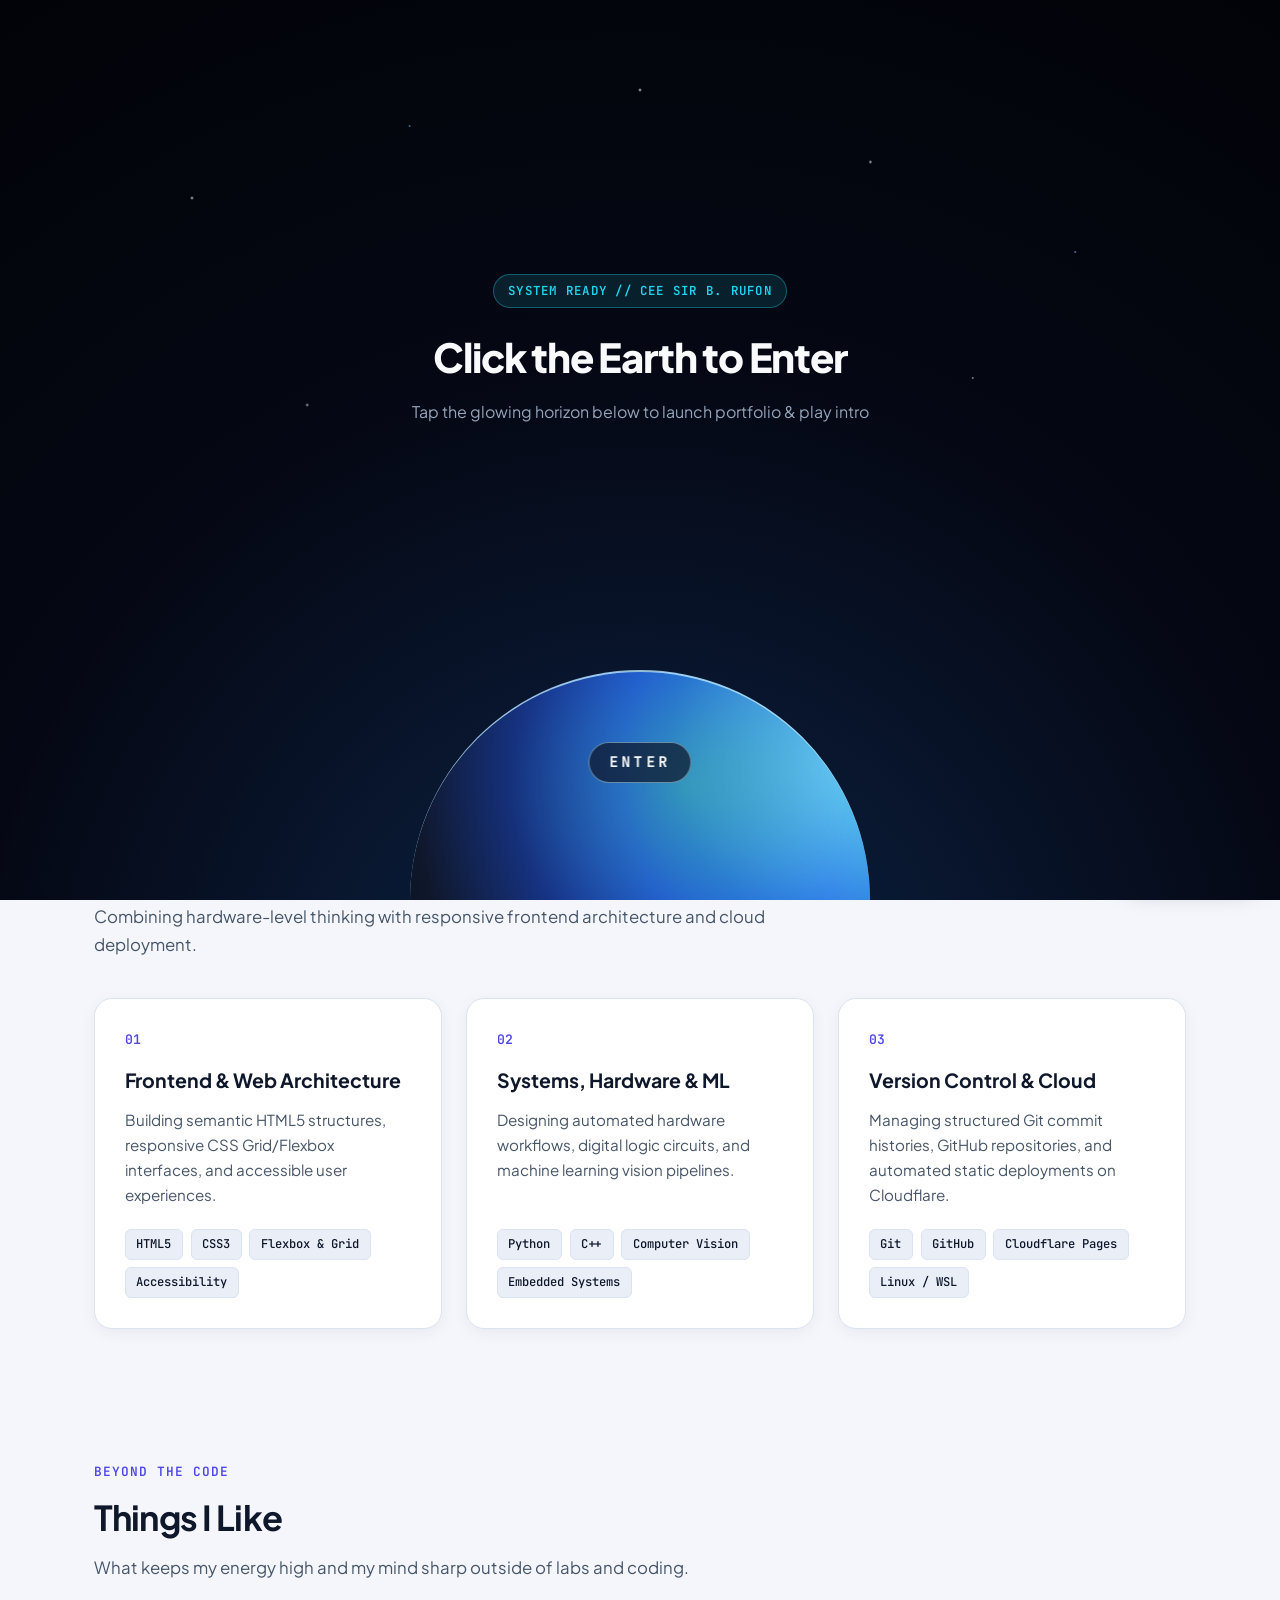
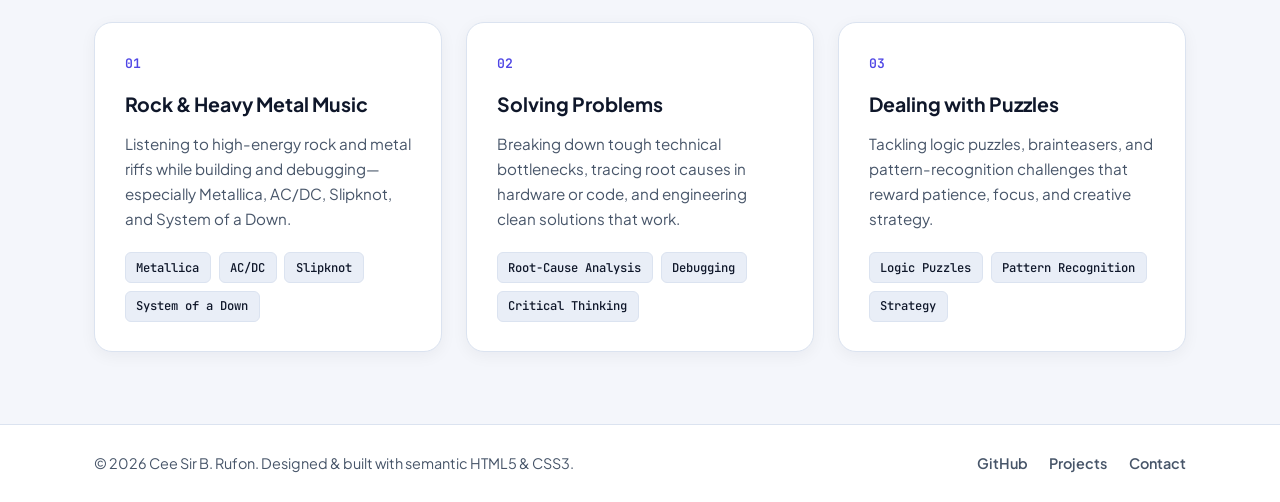
<file: index.html>
<!DOCTYPE html>
<html lang="en">
<head>
  <meta charset="UTF-8">
  <meta name="viewport" content="width=device-width, initial-scale=1.0">
  <title>Cee Sir B. Rufon | Computer Engineering Portfolio</title>
  <link rel="preconnect" href="https://fonts.googleapis.com">
  <link rel="preconnect" href="https://fonts.gstatic.com" crossorigin>
  <link rel="stylesheet" href="https://fonts.googleapis.com/css2?family=Plus+Jakarta+Sans:wght@400;500;600;700;800&display=swap">
  <link rel="stylesheet" href="https://fonts.googleapis.com/css2?family=JetBrains+Mono:wght@500;600&display=swap">
  <link rel="stylesheet" href="styles.css?v=4">
</head>
<body>
  <!-- Hidden Checkboxes for Pure CSS Transitions -->
  <input type="checkbox" id="enter-site" class="intro-checkbox" aria-label="Enter portfolio">
  <input type="checkbox" id="theme-toggle" class="theme-checkbox" aria-label="Toggle dark mode">

  <!-- Full-Screen Space & Peeking Earth Intro Overlay -->
  <div class="earth-intro" role="dialog" aria-modal="true" aria-labelledby="intro-title">
    <div class="starfield" aria-hidden="true"></div>
    <div class="intro-hud">
      <span class="intro-kicker">SYSTEM READY // CEE SIR B. RUFON</span>
      <h2 id="intro-title">Click the Earth to Enter</h2>
      <p>Tap the glowing horizon below to launch portfolio &amp; play intro</p>
    </div>
    <label for="enter-site" class="earth-trigger" title="Click Earth to Enter">
      <span class="earth-globe" aria-hidden="true"></span>
      <span class="earth-cta">ENTER</span>
    </label>
  </div>

  <!-- AC/DC Back in Black Intro Audio -->
  <audio id="intro-audio" src="audio/back-in-black.mp3" preload="auto"></audio>

  <div class="site-wrapper">
    <header class="site-header">
      <div class="container header-inner">
        <a href="index.html" class="logo">Cee Sir B. Rufon</a>
        <div class="header-controls">
          <nav aria-label="Main navigation">
            <ul class="nav-list">
              <li><a href="index.html" class="active">Home</a></li>
              <li><a href="projects.html">Projects</a></li>
              <li><a href="contact.html">Contact</a></li>
            </ul>
          </nav>
          <label for="theme-toggle" class="theme-switch" title="Switch Light / Dark Theme">
            <span class="theme-label-dark">Dark</span>
            <span class="theme-label-light">Light</span>
          </label>
        </div>
      </div>
    </header>

    <main class="container">
      <section class="hero" aria-labelledby="hero-heading">
        <div class="hero-content">
          <span class="status-badge">4th Year Computer Engineering &bull; UIC</span>
          <h1 id="hero-heading">Hi, I'm <span class="gradient-text">Cee Sir B. Rufon</span></h1>
          <p class="hero-bio">
            I am a 4th-year Computer Engineering student passionate about bridging hardware automation, machine learning, and modern software applications.
            Throughout my college journey, I have engineered embedded library systems, trained computer vision models for medical imaging, and built full-featured rental management apps.
            I enjoy turning complex technical challenges into clean, reliable, and user-centered solutions.
            Explore my featured builds below or reach out to collaborate on engineering and web projects.
          </p>
          <div class="hero-actions">
            <a href="projects.html" class="btn btn-primary">Explore My Projects</a>
            <a href="contact.html" class="btn btn-secondary">Contact Me</a>
          </div>
          <div class="hero-metrics">
            <div class="metric-item">
              <span class="metric-value">4th Yr</span>
              <span class="metric-label">BS Computer Engineering</span>
            </div>
            <div class="metric-item">
              <span class="metric-value">3+</span>
              <span class="metric-label">Major Systems Built</span>
            </div>
            <div class="metric-item">
              <span class="metric-value">HW + SW</span>
              <span class="metric-label">Embedded, ML &amp; Web</span>
            </div>
          </div>
        </div>

        <div class="hero-visual">
          <div class="portrait-frame">
            <img src="images/myface.jpg" alt="Portrait photo of Cee Sir B. Rufon" class="profile-photo">
          </div>
          <blockquote class="profile-quote">
            &ldquo;Do it for the love of the game&rdquo;
          </blockquote>
        </div>
      </section>

      <section class="skills-section" aria-labelledby="skills-heading">
        <div class="section-header">
          <span class="section-kicker">Technical Stack</span>
          <h2 id="skills-heading">Core Engineering &amp; Development Skills</h2>
          <p class="section-intro">Combining hardware-level thinking with responsive frontend architecture and cloud deployment.</p>
        </div>

        <div class="skills-grid">
          <article class="skill-card">
            <span class="card-index">01</span>
            <h3>Frontend &amp; Web Architecture</h3>
            <p>Building semantic HTML5 structures, responsive CSS Grid/Flexbox interfaces, and accessible user experiences.</p>
            <ul class="tag-list">
              <li>HTML5</li>
              <li>CSS3</li>
              <li>Flexbox &amp; Grid</li>
              <li>Accessibility</li>
            </ul>
          </article>

          <article class="skill-card">
            <span class="card-index">02</span>
            <h3>Systems, Hardware &amp; ML</h3>
            <p>Designing automated hardware workflows, digital logic circuits, and machine learning vision pipelines.</p>
            <ul class="tag-list">
              <li>Python</li>
              <li>C++</li>
              <li>Computer Vision</li>
              <li>Embedded Systems</li>
            </ul>
          </article>

          <article class="skill-card">
            <span class="card-index">03</span>
            <h3>Version Control &amp; Cloud</h3>
            <p>Managing structured Git commit histories, GitHub repositories, and automated static deployments on Cloudflare.</p>
            <ul class="tag-list">
              <li>Git</li>
              <li>GitHub</li>
              <li>Cloudflare Pages</li>
              <li>Linux / WSL</li>
            </ul>
          </article>
        </div>
      </section>

      <section class="skills-section" aria-labelledby="interests-heading">
        <div class="section-header">
          <span class="section-kicker">Beyond the Code</span>
          <h2 id="interests-heading">Things I Like</h2>
          <p class="section-intro">What keeps my energy high and my mind sharp outside of labs and coding.</p>
        </div>

        <div class="skills-grid">
          <article class="skill-card">
            <span class="card-index">01</span>
            <h3>Rock &amp; Heavy Metal Music</h3>
            <p>Listening to high-energy rock and metal riffs while building and debugging&mdash;especially Metallica, AC/DC, Slipknot, and System of a Down.</p>
            <ul class="tag-list">
              <li>Metallica</li>
              <li>AC/DC</li>
              <li>Slipknot</li>
              <li>System of a Down</li>
            </ul>
          </article>

          <article class="skill-card">
            <span class="card-index">02</span>
            <h3>Solving Problems</h3>
            <p>Breaking down tough technical bottlenecks, tracing root causes in hardware or code, and engineering clean solutions that work.</p>
            <ul class="tag-list">
              <li>Root-Cause Analysis</li>
              <li>Debugging</li>
              <li>Critical Thinking</li>
            </ul>
          </article>

          <article class="skill-card">
            <span class="card-index">03</span>
            <h3>Dealing with Puzzles</h3>
            <p>Tackling logic puzzles, brainteasers, and pattern-recognition challenges that reward patience, focus, and creative strategy.</p>
            <ul class="tag-list">
              <li>Logic Puzzles</li>
              <li>Pattern Recognition</li>
              <li>Strategy</li>
            </ul>
          </article>
        </div>
      </section>
    </main>

    <footer class="site-footer">
      <div class="container footer-inner">
        <p>&copy; 2026 Cee Sir B. Rufon. Designed &amp; built with semantic HTML5 &amp; CSS3.</p>
        <ul class="footer-links">
          <li><a href="https://github.com/Boylogro" target="_blank" rel="noopener noreferrer">GitHub</a></li>
          <li><a href="projects.html">Projects</a></li>
          <li><a href="contact.html">Contact</a></li>
        </ul>
      </div>
    </footer>

    <!-- Floating Audio Control Button with Live Equalizer -->
    <button type="button" id="audio-toggle" class="audio-pill" aria-label="Pause or play intro music">
      <span class="eq-bars" aria-hidden="true">
        <span class="eq-bar"></span>
        <span class="eq-bar"></span>
        <span class="eq-bar"></span>
      </span>
      <span id="audio-label">Play Intro</span>
    </button>
  </div>

  <script>
    const enterCheckbox = document.getElementById("enter-site");
    const earthTrigger = document.querySelector(".earth-trigger");
    const introAudio = document.getElementById("intro-audio");
    const audioToggle = document.getElementById("audio-toggle");
    const audioLabel = document.getElementById("audio-label");
    const siteWrapper = document.querySelector(".site-wrapper");
    const eqBars = document.querySelectorAll(".eq-bar");

    let audioCtx = null;
    let analyser = null;
    let dataArray = null;
    let animId = null;
    let hueOffset = parseFloat(sessionStorage.getItem("bg_audio_hue") || "0");

    function saveAudioState() {
      sessionStorage.setItem("bg_audio_time", String(introAudio.currentTime || 0));
      sessionStorage.setItem("bg_audio_playing", String(!introAudio.paused && !introAudio.ended));
      sessionStorage.setItem("bg_audio_hue", String(hueOffset));
    }

    function setupAudioReactive() {
      if (audioCtx) {
        if (audioCtx.state === "suspended") {
          audioCtx.resume();
        }
        return;
      }
      const AudioContextClass = window.AudioContext || window.webkitAudioContext;
      if (!AudioContextClass) return;

      audioCtx = new AudioContextClass();
      const source = audioCtx.createMediaElementSource(introAudio);
      analyser = audioCtx.createAnalyser();
      analyser.fftSize = 128;
      source.connect(analyser);
      analyser.connect(audioCtx.destination);
      dataArray = new Uint8Array(analyser.frequencyBinCount);
    }

    function applyGlowColors(bass, mid) {
      hueOffset = (hueOffset + 2.4 + mid * 10) % 360;
      const energy = Math.min(1, bass * 1.6);
      const h1 = Math.round((280 + hueOffset) % 360);
      const h2 = Math.round((185 + hueOffset) % 360);

      siteWrapper.style.setProperty("--beat-color", `hsl(${h1}, 95%, 62%)`);
      siteWrapper.style.setProperty("--beat-accent", `hsl(${h2}, 96%, 56%)`);
      siteWrapper.style.setProperty("--beat-bg-tint", `hsl(${h1}, 78%, 22%)`);
      siteWrapper.style.setProperty("--beat-glow", `hsla(${h1}, 95%, 58%, ${(0.45 + energy * 0.5).toFixed(2)})`);
      siteWrapper.style.setProperty("--beat-glow-soft", `hsla(${h1}, 95%, 58%, ${(0.22 + energy * 0.35).toFixed(2)})`);
      siteWrapper.style.setProperty("--beat-spread", `${(22 + energy * 42).toFixed(1)}px`);
      siteWrapper.style.setProperty("--beat-scale", (1 + energy * 0.085).toFixed(3));

      if (eqBars.length === 3) {
        eqBars[0].style.transform = `scaleY(${0.35 + bass * 0.95})`;
        eqBars[1].style.transform = `scaleY(${0.35 + mid * 1.05})`;
        eqBars[2].style.transform = `scaleY(${0.35 + ((bass + mid) / 2) * 0.95})`;
      }
    }

    function updateBeatColors() {
      if (introAudio.paused || introAudio.ended) {
        siteWrapper.classList.remove("music-reactive");
        return;
      }

      let bass = 0;
      let mid = 0;

      if (analyser && dataArray) {
        analyser.getByteFrequencyData(dataArray);
        let bassSum = 0;
        for (let i = 0; i < 10; i++) bassSum += dataArray[i];
        bass = bassSum / (10 * 255);

        let midSum = 0;
        for (let i = 10; i < 42; i++) midSum += dataArray[i];
        mid = midSum / (32 * 255);
      }

      // Fallback pulse if browser suspends AudioContext before first click
      if (bass + mid === 0) {
        const t = introAudio.currentTime;
        bass = 0.25 + 0.55 * Math.pow(Math.abs(Math.sin(t * 6.1)), 2);
        mid = 0.2 + 0.5 * Math.abs(Math.cos(t * 4.3));
      }

      applyGlowColors(bass, mid);
      saveAudioState();
      animId = requestAnimationFrame(updateBeatColors);
    }

    introAudio.addEventListener("play", () => {
      siteWrapper.classList.add("music-reactive");
      audioToggle.classList.add("is-playing");
      audioLabel.textContent = "Pause Intro";
      saveAudioState();
      cancelAnimationFrame(animId);
      updateBeatColors();
    });

    introAudio.addEventListener("pause", () => {
      siteWrapper.classList.remove("music-reactive");
      audioToggle.classList.remove("is-playing");
      saveAudioState();
      cancelAnimationFrame(animId);
    });

    introAudio.addEventListener("ended", () => {
      siteWrapper.classList.remove("music-reactive");
      audioToggle.classList.remove("is-playing");
      audioLabel.textContent = "Replay Intro";
      saveAudioState();
      cancelAnimationFrame(animId);
    });

    if (sessionStorage.getItem("skip_earth_once") === "true") {
      sessionStorage.removeItem("skip_earth_once");
      enterCheckbox.checked = true;

      const savedTime = parseFloat(sessionStorage.getItem("bg_audio_time") || "0");
      const wasPlaying = sessionStorage.getItem("bg_audio_playing") === "true";

      const resumeAudio = () => {
        if (savedTime > 0 && savedTime < (introAudio.duration || Infinity)) {
          introAudio.currentTime = savedTime;
        }
        if (wasPlaying) {
          setupAudioReactive();
          introAudio.play().catch(() => {
            audioLabel.textContent = "Play Intro";
          });
        }
      };

      if (introAudio.readyState >= 1) {
        resumeAudio();
      } else {
        introAudio.addEventListener("loadedmetadata", resumeAudio, { once: true });
      }
    }

    earthTrigger.addEventListener("click", () => {
      setupAudioReactive();
      introAudio.currentTime = 0;
      introAudio.play().catch(() => {
        audioLabel.textContent = "Play Intro";
      });
    });

    audioToggle.addEventListener("click", () => {
      setupAudioReactive();
      if (introAudio.paused) {
        introAudio.play();
      } else {
        introAudio.pause();
        audioLabel.textContent = "Play Intro";
      }
    });

    window.addEventListener("pointerdown", () => {
      if (audioCtx && audioCtx.state === "suspended") {
        audioCtx.resume();
      }
    }, { once: true });

    window.addEventListener("pagehide", saveAudioState);
  </script>
</body>
</html>
</file>
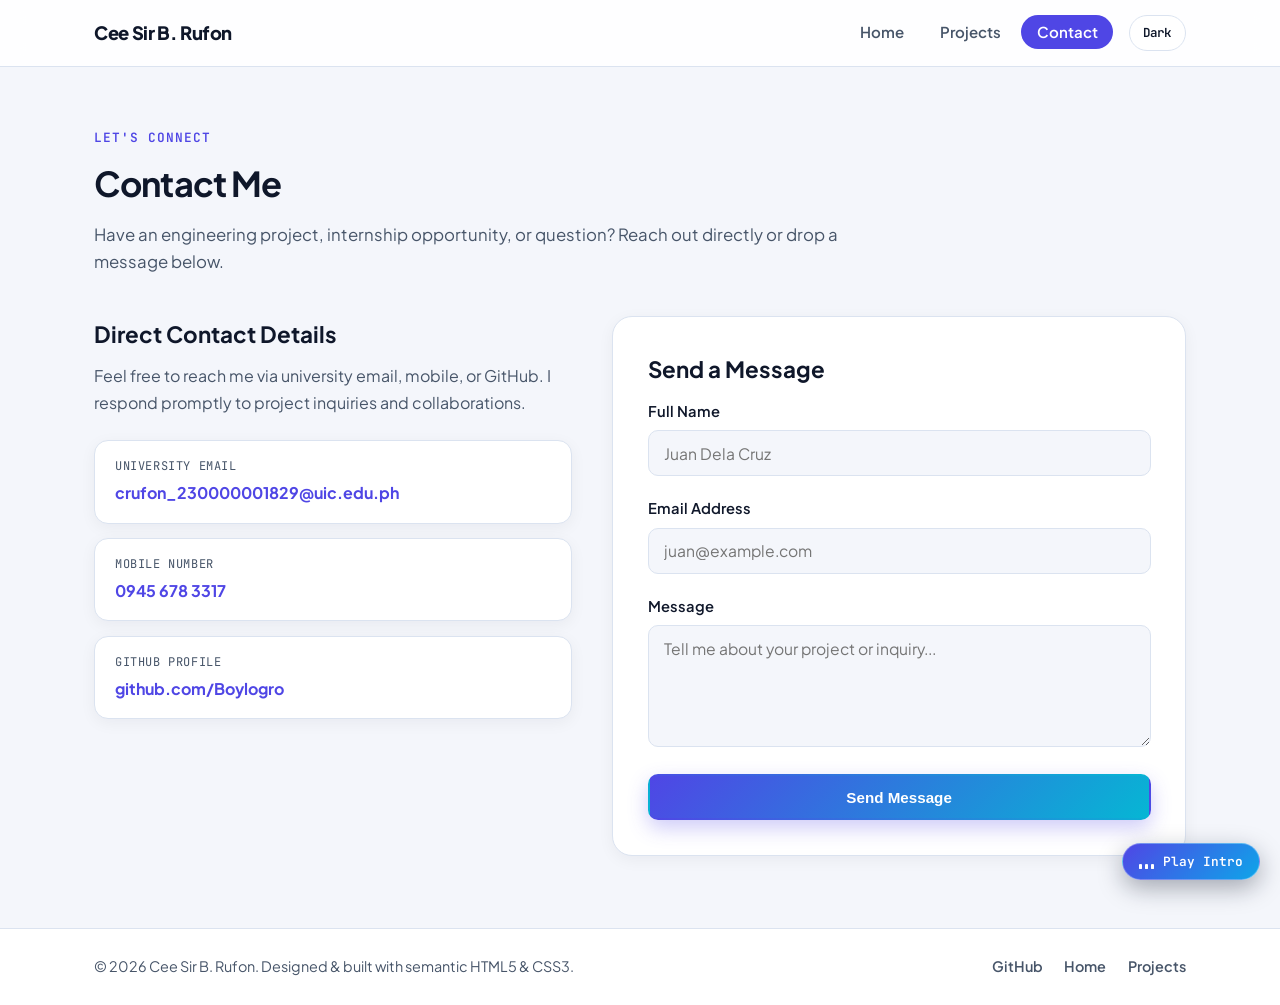
<file: contact.html>
<!DOCTYPE html>
<html lang="en">
<head>
  <meta charset="UTF-8">
  <meta name="viewport" content="width=device-width, initial-scale=1.0">
  <title>Contact | Cee Sir B. Rufon</title>
  <link rel="preconnect" href="https://fonts.googleapis.com">
  <link rel="preconnect" href="https://fonts.gstatic.com" crossorigin>
  <link rel="stylesheet" href="https://fonts.googleapis.com/css2?family=Plus+Jakarta+Sans:wght@400;500;600;700;800&display=swap">
  <link rel="stylesheet" href="https://fonts.googleapis.com/css2?family=JetBrains+Mono:wght@500;600&display=swap">
  <link rel="stylesheet" href="styles.css?v=4">
</head>
<body>
  <input type="checkbox" id="theme-toggle" class="theme-checkbox" aria-label="Toggle dark mode">

  <!-- AC/DC Back in Black Intro Audio -->
  <audio id="intro-audio" src="audio/back-in-black.mp3" preload="auto"></audio>

  <div class="site-wrapper">
    <header class="site-header">
      <div class="container header-inner">
        <a href="index.html" class="logo">Cee Sir B. Rufon</a>
        <div class="header-controls">
          <nav aria-label="Main navigation">
            <ul class="nav-list">
              <li><a href="index.html">Home</a></li>
              <li><a href="projects.html">Projects</a></li>
              <li><a href="contact.html" class="active">Contact</a></li>
            </ul>
          </nav>
          <label for="theme-toggle" class="theme-switch" title="Switch Light / Dark Theme">
            <span class="theme-label-dark">Dark</span>
            <span class="theme-label-light">Light</span>
          </label>
        </div>
      </div>
    </header>

    <main class="container">
      <section class="page-section" aria-labelledby="contact-heading">
        <div class="section-header">
          <span class="section-kicker">Let's Connect</span>
          <h1 id="contact-heading">Contact Me</h1>
          <p class="section-intro">Have an engineering project, internship opportunity, or question? Reach out directly or drop a message below.</p>
        </div>

        <div class="contact-layout">
          <div class="contact-info">
            <h2>Direct Contact Details</h2>
            <p>Feel free to reach me via university email, mobile, or GitHub. I respond promptly to project inquiries and collaborations.</p>

            <ul class="contact-details">
              <li>
                <span class="contact-label">University Email</span>
                <a href="mailto:crufon_230000001829@uic.edu.ph">crufon_230000001829@uic.edu.ph</a>
              </li>
              <li>
                <span class="contact-label">Mobile Number</span>
                <a href="tel:+639456783317">0945 678 3317</a>
              </li>
              <li>
                <span class="contact-label">GitHub Profile</span>
                <a href="https://github.com/Boylogro" target="_blank" rel="noopener noreferrer">github.com/Boylogro</a>
              </li>
            </ul>
          </div>

          <form class="contact-form" id="contact-form" action="mailto:crufon_230000001829@uic.edu.ph" method="get">
            <h2>Send a Message</h2>
            <div class="form-group">
              <label for="name">Full Name</label>
              <input type="text" id="name" name="name" placeholder="Juan Dela Cruz" required>
            </div>

            <div class="form-group">
              <label for="email">Email Address</label>
              <input type="email" id="email" name="email" placeholder="juan@example.com" required>
            </div>

            <div class="form-group">
              <label for="message">Message</label>
              <textarea id="message" name="message" rows="5" placeholder="Tell me about your project or inquiry..." required></textarea>
            </div>

            <button type="submit" class="btn btn-primary btn-full">Send Message</button>
            <p id="form-feedback" class="form-feedback" role="status" hidden></p>
          </form>
        </div>
      </section>
    </main>

    <footer class="site-footer">
      <div class="container footer-inner">
        <p>&copy; 2026 Cee Sir B. Rufon. Designed &amp; built with semantic HTML5 &amp; CSS3.</p>
        <ul class="footer-links">
          <li><a href="https://github.com/Boylogro" target="_blank" rel="noopener noreferrer">GitHub</a></li>
          <li><a href="index.html">Home</a></li>
          <li><a href="projects.html">Projects</a></li>
        </ul>
      </div>
    </footer>

    <!-- Floating Audio Control Button with Live Equalizer -->
    <button type="button" id="audio-toggle" class="audio-pill" aria-label="Pause or play intro music">
      <span class="eq-bars" aria-hidden="true">
        <span class="eq-bar"></span>
        <span class="eq-bar"></span>
        <span class="eq-bar"></span>
      </span>
      <span id="audio-label">Play Intro</span>
    </button>
  </div>

  <script>
    sessionStorage.setItem("skip_earth_once", "true");

    const contactForm = document.getElementById("contact-form");
    const formFeedback = document.getElementById("form-feedback");

    contactForm.addEventListener("submit", (event) => {
      event.preventDefault();
      const senderName = document.getElementById("name").value.trim();
      const senderEmail = document.getElementById("email").value.trim();
      const senderMessage = document.getElementById("message").value.trim();

      const subject = encodeURIComponent(`Portfolio Inquiry from ${senderName}`);
      const body = encodeURIComponent(`Name: ${senderName}\nEmail: ${senderEmail}\n\nMessage:\n${senderMessage}`);

      formFeedback.textContent = `Opening your email app to send this message to crufon_230000001829@uic.edu.ph...`;
      formFeedback.hidden = false;

      window.location.href = `mailto:crufon_230000001829@uic.edu.ph?subject=${subject}&body=${body}`;
      contactForm.reset();
    });

    const introAudio = document.getElementById("intro-audio");
    const audioToggle = document.getElementById("audio-toggle");
    const audioLabel = document.getElementById("audio-label");
    const siteWrapper = document.querySelector(".site-wrapper");
    const eqBars = document.querySelectorAll(".eq-bar");

    let audioCtx = null;
    let analyser = null;
    let dataArray = null;
    let animId = null;
    let hueOffset = parseFloat(sessionStorage.getItem("bg_audio_hue") || "0");

    function saveAudioState() {
      sessionStorage.setItem("bg_audio_time", String(introAudio.currentTime || 0));
      sessionStorage.setItem("bg_audio_playing", String(!introAudio.paused && !introAudio.ended));
      sessionStorage.setItem("bg_audio_hue", String(hueOffset));
    }

    function setupAudioReactive() {
      if (audioCtx) {
        if (audioCtx.state === "suspended") {
          audioCtx.resume();
        }
        return;
      }
      const AudioContextClass = window.AudioContext || window.webkitAudioContext;
      if (!AudioContextClass) return;

      audioCtx = new AudioContextClass();
      const source = audioCtx.createMediaElementSource(introAudio);
      analyser = audioCtx.createAnalyser();
      analyser.fftSize = 128;
      source.connect(analyser);
      analyser.connect(audioCtx.destination);
      dataArray = new Uint8Array(analyser.frequencyBinCount);
    }

    function applyGlowColors(bass, mid) {
      hueOffset = (hueOffset + 2.4 + mid * 10) % 360;
      const energy = Math.min(1, bass * 1.6);
      const h1 = Math.round((280 + hueOffset) % 360);
      const h2 = Math.round((185 + hueOffset) % 360);

      siteWrapper.style.setProperty("--beat-color", `hsl(${h1}, 95%, 62%)`);
      siteWrapper.style.setProperty("--beat-accent", `hsl(${h2}, 96%, 56%)`);
      siteWrapper.style.setProperty("--beat-glow", `hsla(${h1}, 95%, 58%, ${(0.45 + energy * 0.5).toFixed(2)})`);
      siteWrapper.style.setProperty("--beat-glow-soft", `hsla(${h1}, 95%, 58%, ${(0.22 + energy * 0.35).toFixed(2)})`);
      siteWrapper.style.setProperty("--beat-spread", `${(22 + energy * 42).toFixed(1)}px`);

      if (eqBars.length === 3) {
        eqBars[0].style.transform = `scaleY(${0.35 + bass * 0.95})`;
        eqBars[1].style.transform = `scaleY(${0.35 + mid * 1.05})`;
        eqBars[2].style.transform = `scaleY(${0.35 + ((bass + mid) / 2) * 0.95})`;
      }
    }

    function updateBeatColors() {
      if (introAudio.paused || introAudio.ended) {
        siteWrapper.classList.remove("music-reactive");
        return;
      }

      let bass = 0;
      let mid = 0;

      if (analyser && dataArray) {
        analyser.getByteFrequencyData(dataArray);
        let bassSum = 0;
        for (let i = 0; i < 10; i++) bassSum += dataArray[i];
        bass = bassSum / (10 * 255);

        let midSum = 0;
        for (let i = 10; i < 42; i++) midSum += dataArray[i];
        mid = midSum / (32 * 255);
      }

      if (bass + mid === 0) {
        const t = introAudio.currentTime;
        bass = 0.25 + 0.55 * Math.pow(Math.abs(Math.sin(t * 6.1)), 2);
        mid = 0.2 + 0.5 * Math.abs(Math.cos(t * 4.3));
      }

      applyGlowColors(bass, mid);
      saveAudioState();
      animId = requestAnimationFrame(updateBeatColors);
    }

    introAudio.addEventListener("play", () => {
      siteWrapper.classList.add("music-reactive");
      audioToggle.classList.add("is-playing");
      audioLabel.textContent = "Pause Intro";
      saveAudioState();
      cancelAnimationFrame(animId);
      updateBeatColors();
    });

    introAudio.addEventListener("pause", () => {
      siteWrapper.classList.remove("music-reactive");
      audioToggle.classList.remove("is-playing");
      saveAudioState();
      cancelAnimationFrame(animId);
    });

    introAudio.addEventListener("ended", () => {
      siteWrapper.classList.remove("music-reactive");
      audioToggle.classList.remove("is-playing");
      audioLabel.textContent = "Replay Intro";
      saveAudioState();
      cancelAnimationFrame(animId);
    });

    const savedTime = parseFloat(sessionStorage.getItem("bg_audio_time") || "0");
    const wasPlaying = sessionStorage.getItem("bg_audio_playing") === "true";

    const resumeAudio = () => {
      if (savedTime > 0 && savedTime < (introAudio.duration || Infinity)) {
        introAudio.currentTime = savedTime;
      }
      if (wasPlaying) {
        setupAudioReactive();
        introAudio.play().catch(() => {
          audioLabel.textContent = "Play Intro";
        });
      }
    };

    if (introAudio.readyState >= 1) {
      resumeAudio();
    } else {
      introAudio.addEventListener("loadedmetadata", resumeAudio, { once: true });
    }

    audioToggle.addEventListener("click", () => {
      setupAudioReactive();
      if (introAudio.paused) {
        introAudio.play();
      } else {
        introAudio.pause();
        audioLabel.textContent = "Play Intro";
      }
    });

    window.addEventListener("pointerdown", () => {
      if (audioCtx && audioCtx.state === "suspended") {
        audioCtx.resume();
      }
    }, { once: true });

    window.addEventListener("pagehide", saveAudioState);
  </script>
</body>
</html>
</file>
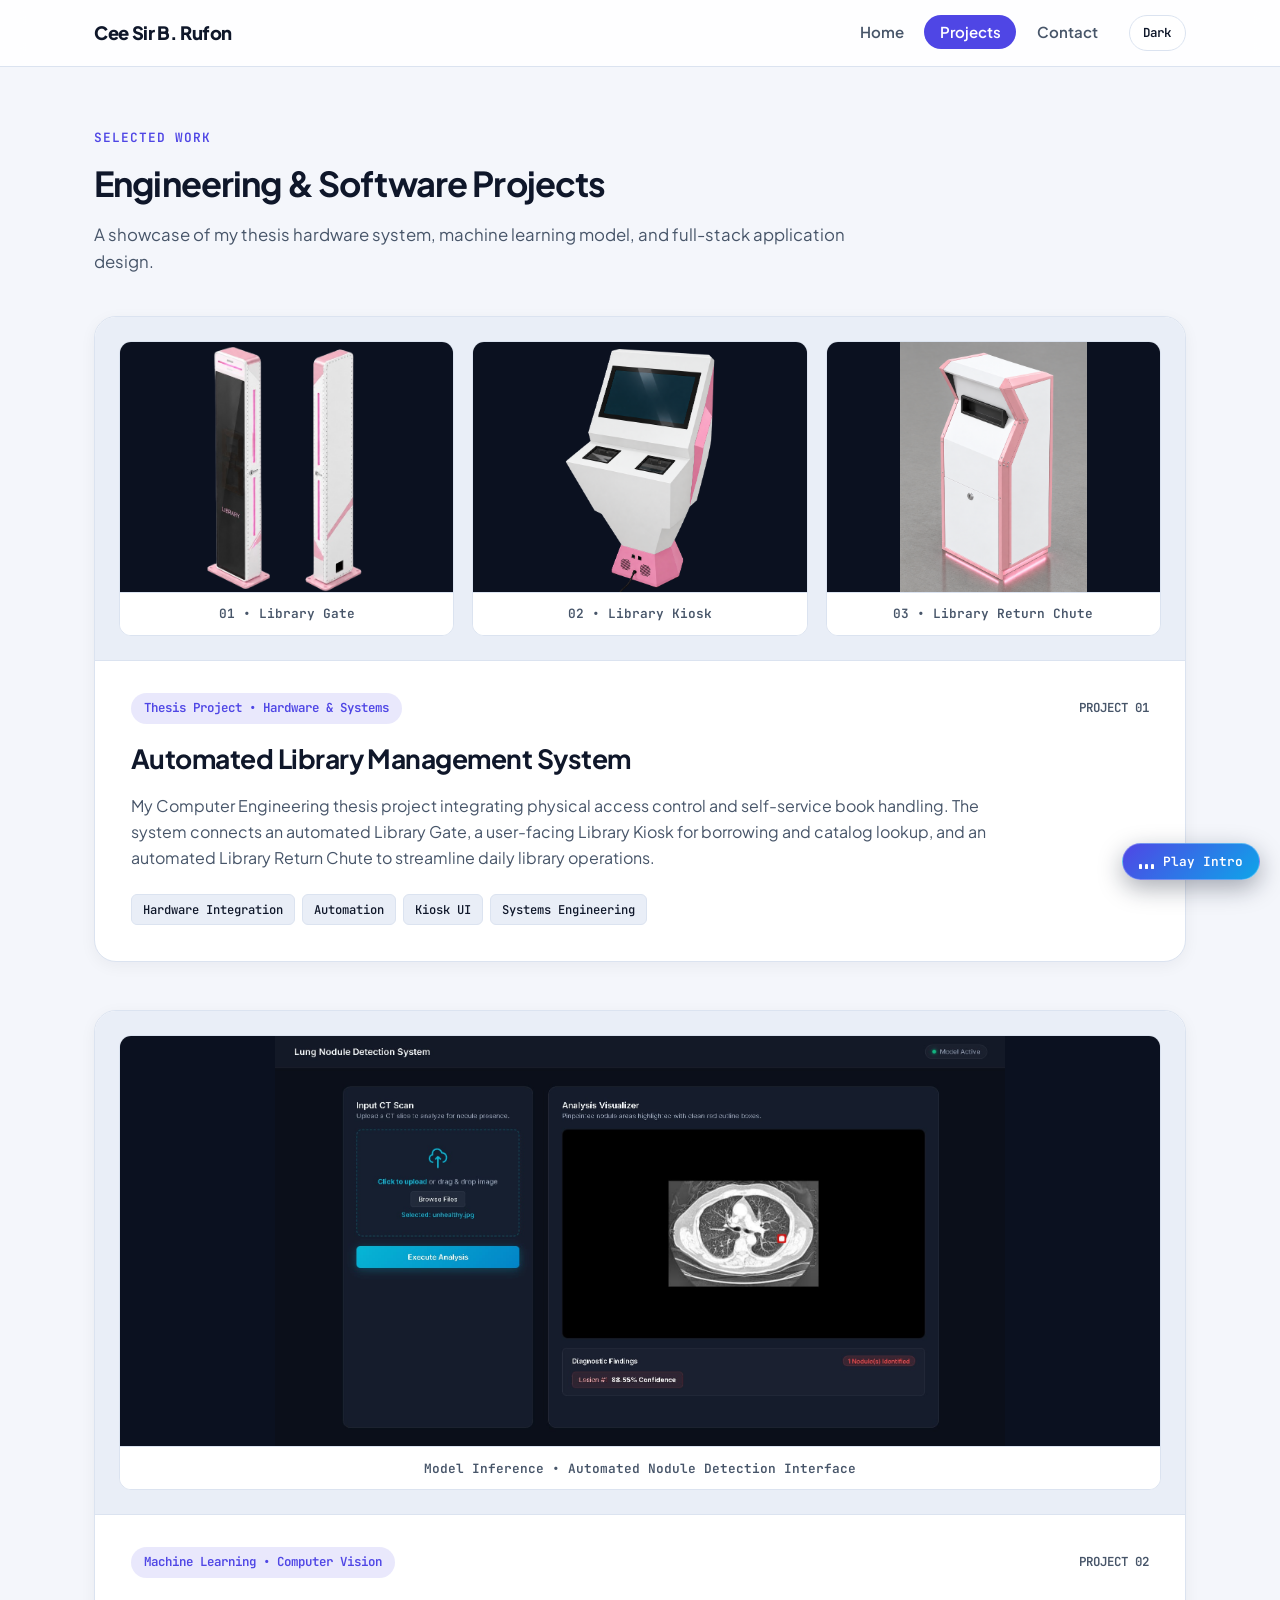
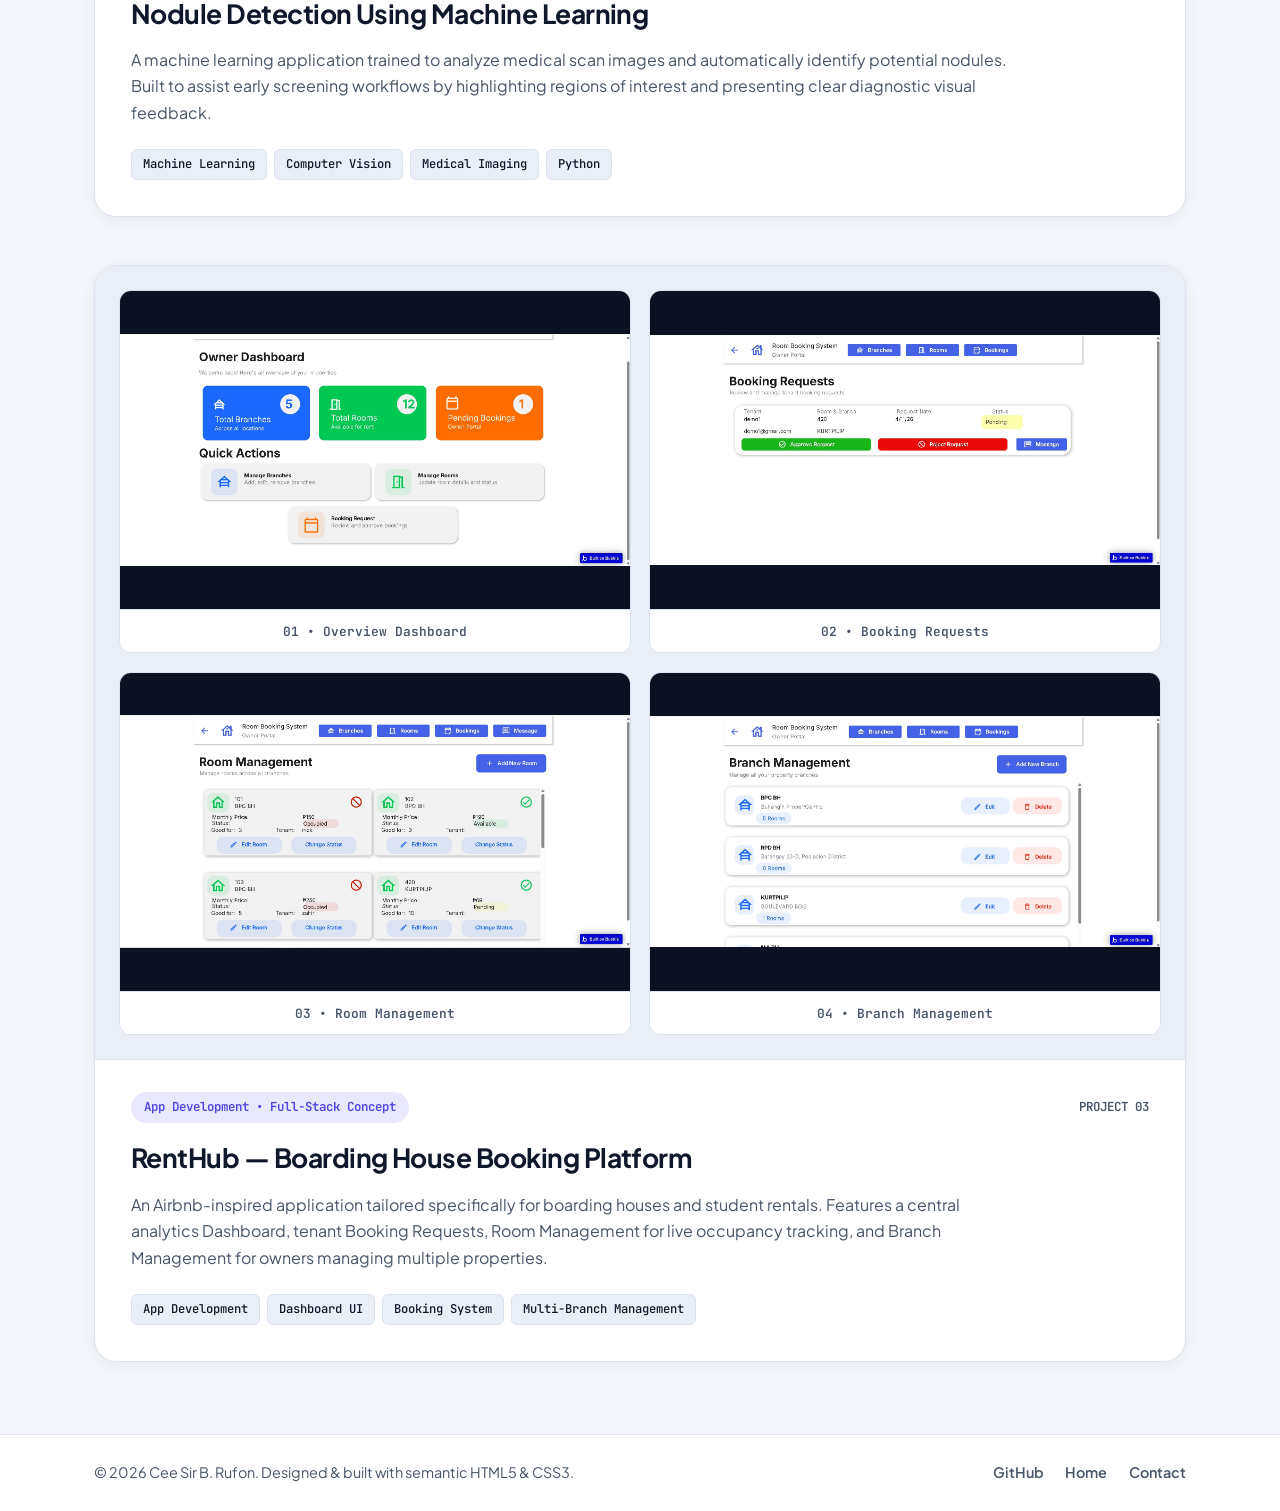
<file: projects.html>
<!DOCTYPE html>
<html lang="en">
<head>
  <meta charset="UTF-8">
  <meta name="viewport" content="width=device-width, initial-scale=1.0">
  <title>Projects | Cee Sir B. Rufon</title>
  <link rel="preconnect" href="https://fonts.googleapis.com">
  <link rel="preconnect" href="https://fonts.gstatic.com" crossorigin>
  <link rel="stylesheet" href="https://fonts.googleapis.com/css2?family=Plus+Jakarta+Sans:wght@400;500;600;700;800&display=swap">
  <link rel="stylesheet" href="https://fonts.googleapis.com/css2?family=JetBrains+Mono:wght@500;600&display=swap">
  <link rel="stylesheet" href="styles.css?v=3">
</head>
<body>
  <input type="checkbox" id="theme-toggle" class="theme-checkbox" aria-label="Toggle dark mode">

  <!-- AC/DC Back in Black Intro Audio -->
  <audio id="intro-audio" src="audio/back-in-black.mp3" preload="auto"></audio>

  <div class="site-wrapper">
    <header class="site-header">
      <div class="container header-inner">
        <a href="index.html" class="logo">Cee Sir B. Rufon</a>
        <div class="header-controls">
          <nav aria-label="Main navigation">
            <ul class="nav-list">
              <li><a href="index.html">Home</a></li>
              <li><a href="projects.html" class="active">Projects</a></li>
              <li><a href="contact.html">Contact</a></li>
            </ul>
          </nav>
          <label for="theme-toggle" class="theme-switch" title="Switch Light / Dark Theme">
            <span class="theme-label-dark">Dark</span>
            <span class="theme-label-light">Light</span>
          </label>
        </div>
      </div>
    </header>

    <main class="container">
      <section class="page-section" aria-labelledby="projects-heading">
        <div class="section-header">
          <span class="section-kicker">Selected Work</span>
          <h1 id="projects-heading">Engineering &amp; Software Projects</h1>
          <p class="section-intro">A showcase of my thesis hardware system, machine learning model, and full-stack application design.</p>
        </div>

        <div class="projects-list">
          <!-- Project 1: Thesis -->
          <article class="project-card">
            <div class="project-gallery gallery-three">
              <figure class="gallery-item">
                <div class="img-box">
                  <img src="images/LG.png" alt="Automated Library Gate hardware and access interface">
                </div>
                <figcaption>01 &bull; Library Gate</figcaption>
              </figure>
              <figure class="gallery-item">
                <div class="img-box">
                  <img src="images/LK.png" alt="Self-service Library Kiosk terminal screen">
                </div>
                <figcaption>02 &bull; Library Kiosk</figcaption>
              </figure>
              <figure class="gallery-item">
                <div class="img-box">
                  <img src="images/LR.png" alt="Automated Library Return Chute unit">
                </div>
                <figcaption>03 &bull; Library Return Chute</figcaption>
              </figure>
            </div>

            <div class="card-body">
              <div class="card-meta">
                <span class="project-tag">Thesis Project &bull; Hardware &amp; Systems</span>
                <span class="card-number">PROJECT 01</span>
              </div>
              <h2>Automated Library Management System</h2>
              <p>
                My Computer Engineering thesis project integrating physical access control and self-service book handling.
                The system connects an automated Library Gate, a user-facing Library Kiosk for borrowing and catalog lookup,
                and an automated Library Return Chute to streamline daily library operations.
              </p>
              <ul class="tag-list">
                <li>Hardware Integration</li>
                <li>Automation</li>
                <li>Kiosk UI</li>
                <li>Systems Engineering</li>
              </ul>
            </div>
          </article>

          <!-- Project 2: Machine Learning -->
          <article class="project-card">
            <div class="project-gallery gallery-one">
              <figure class="gallery-item">
                <div class="img-box">
                  <img src="images/nodule-detection.jpg" alt="Machine learning model output highlighting detected nodules">
                </div>
                <figcaption>Model Inference &bull; Automated Nodule Detection Interface</figcaption>
              </figure>
            </div>

            <div class="card-body">
              <div class="card-meta">
                <span class="project-tag">Machine Learning &bull; Computer Vision</span>
                <span class="card-number">PROJECT 02</span>
              </div>
              <h2>Nodule Detection Using Machine Learning</h2>
              <p>
                A machine learning application trained to analyze medical scan images and automatically identify potential nodules.
                Built to assist early screening workflows by highlighting regions of interest and presenting clear diagnostic visual feedback.
              </p>
              <ul class="tag-list">
                <li>Machine Learning</li>
                <li>Computer Vision</li>
                <li>Medical Imaging</li>
                <li>Python</li>
              </ul>
            </div>
          </article>

          <!-- Project 3: App Development -->
          <article class="project-card">
            <div class="project-gallery gallery-four">
              <figure class="gallery-item">
                <div class="img-box">
                  <img src="images/RD.jpg" alt="RentHub main overview dashboard">
                </div>
                <figcaption>01 &bull; Overview Dashboard</figcaption>
              </figure>
              <figure class="gallery-item">
                <div class="img-box">
                  <img src="images/RBR.jpg" alt="RentHub tenant booking request screen">
                </div>
                <figcaption>02 &bull; Booking Requests</figcaption>
              </figure>
              <figure class="gallery-item">
                <div class="img-box">
                  <img src="images/RM.jpg" alt="RentHub room availability and management view">
                </div>
                <figcaption>03 &bull; Room Management</figcaption>
              </figure>
              <figure class="gallery-item">
                <div class="img-box">
                  <img src="images/RRM.jpg" alt="RentHub multi-branch property management screen">
                </div>
                <figcaption>04 &bull; Branch Management</figcaption>
              </figure>
            </div>

            <div class="card-body">
              <div class="card-meta">
                <span class="project-tag">App Development &bull; Full-Stack Concept</span>
                <span class="card-number">PROJECT 03</span>
              </div>
              <h2>RentHub &mdash; Boarding House Booking Platform</h2>
              <p>
                An Airbnb-inspired application tailored specifically for boarding houses and student rentals.
                Features a central analytics Dashboard, tenant Booking Requests, Room Management for live occupancy tracking,
                and Branch Management for owners managing multiple properties.
              </p>
              <ul class="tag-list">
                <li>App Development</li>
                <li>Dashboard UI</li>
                <li>Booking System</li>
                <li>Multi-Branch Management</li>
              </ul>
            </div>
          </article>
        </div>
      </section>
    </main>

    <footer class="site-footer">
      <div class="container footer-inner">
        <p>&copy; 2026 Cee Sir B. Rufon. Designed &amp; built with semantic HTML5 &amp; CSS3.</p>
        <ul class="footer-links">
          <li><a href="https://github.com/Boylogro" target="_blank" rel="noopener noreferrer">GitHub</a></li>
          <li><a href="index.html">Home</a></li>
          <li><a href="contact.html">Contact</a></li>
        </ul>
      </div>
    </footer>

    <!-- Floating Audio Control Button with Live Equalizer -->
    <button type="button" id="audio-toggle" class="audio-pill" aria-label="Pause or play intro music">
      <span class="eq-bars" aria-hidden="true">
        <span class="eq-bar"></span>
        <span class="eq-bar"></span>
        <span class="eq-bar"></span>
      </span>
      <span id="audio-label">Play Intro</span>
    </button>
  </div>

  <script>
    sessionStorage.setItem("skip_earth_once", "true");

    const introAudio = document.getElementById("intro-audio");
    const audioToggle = document.getElementById("audio-toggle");
    const audioLabel = document.getElementById("audio-label");
    const siteWrapper = document.querySelector(".site-wrapper");
    const eqBars = document.querySelectorAll(".eq-bar");

    let audioCtx = null;
    let analyser = null;
    let dataArray = null;
    let animId = null;
    let hueOffset = parseFloat(sessionStorage.getItem("bg_audio_hue") || "0");

    function saveAudioState() {
      sessionStorage.setItem("bg_audio_time", String(introAudio.currentTime || 0));
      sessionStorage.setItem("bg_audio_playing", String(!introAudio.paused && !introAudio.ended));
      sessionStorage.setItem("bg_audio_hue", String(hueOffset));
    }

    function setupAudioReactive() {
      if (audioCtx) {
        if (audioCtx.state === "suspended") {
          audioCtx.resume();
        }
        return;
      }
      const AudioContextClass = window.AudioContext || window.webkitAudioContext;
      if (!AudioContextClass) return;

      audioCtx = new AudioContextClass();
      const source = audioCtx.createMediaElementSource(introAudio);
      analyser = audioCtx.createAnalyser();
      analyser.fftSize = 128;
      source.connect(analyser);
      analyser.connect(audioCtx.destination);
      dataArray = new Uint8Array(analyser.frequencyBinCount);
    }

    function applyGlowColors(bass, mid) {
        hueOffset = (hueOffset + 2.4 + mid * 10) % 360;
const energy = Math.min(1, bass * 1.6);
const h1 = Math.round((280 + hueOffset) % 360);
const h2 = Math.round((185 + hueOffset) % 360);

siteWrapper.style.setProperty("--beat-color", `hsl(${h1}, 95%, 62%)`);
siteWrapper.style.setProperty("--beat-accent", `hsl(${h2}, 96%, 56%)`);
siteWrapper.style.setProperty("--beat-bg-tint", `hsl(${h1}, 78%, 22%)`);
siteWrapper.style.setProperty("--beat-glow", `hsla(${h1}, 95%, 58%, ${(0.45 + energy * 0.5).toFixed(2)})`);
siteWrapper.style.setProperty("--beat-glow-soft", `hsla(${h1}, 95%, 58%, ${(0.22 + energy * 0.35).toFixed(2)})`);
siteWrapper.style.setProperty("--beat-spread", `${(22 + energy * 42).toFixed(1)}px`);
siteWrapper.style.setProperty("--beat-scale", (1 + energy * 0.085).toFixed(3));

      if (eqBars.length === 3) {
        eqBars[0].style.transform = `scaleY(${0.35 + bass * 0.95})`;
        eqBars[1].style.transform = `scaleY(${0.35 + mid * 1.05})`;
        eqBars[2].style.transform = `scaleY(${0.35 + ((bass + mid) / 2) * 0.95})`;
      }
    }

    function updateBeatColors() {
      if (introAudio.paused || introAudio.ended) {
        siteWrapper.classList.remove("music-reactive");
        return;
      }

      let bass = 0;
      let mid = 0;

      if (analyser && dataArray) {
        analyser.getByteFrequencyData(dataArray);
        let bassSum = 0;
        for (let i = 0; i < 10; i++) bassSum += dataArray[i];
        bass = bassSum / (10 * 255);

        let midSum = 0;
        for (let i = 10; i < 42; i++) midSum += dataArray[i];
        mid = midSum / (32 * 255);
      }

      if (bass + mid === 0) {
        const t = introAudio.currentTime;
        bass = 0.25 + 0.55 * Math.pow(Math.abs(Math.sin(t * 6.1)), 2);
        mid = 0.2 + 0.5 * Math.abs(Math.cos(t * 4.3));
      }

      applyGlowColors(bass, mid);
      saveAudioState();
      animId = requestAnimationFrame(updateBeatColors);
    }

    introAudio.addEventListener("play", () => {
      siteWrapper.classList.add("music-reactive");
      audioToggle.classList.add("is-playing");
      audioLabel.textContent = "Pause Intro";
      saveAudioState();
      cancelAnimationFrame(animId);
      updateBeatColors();
    });

    introAudio.addEventListener("pause", () => {
      siteWrapper.classList.remove("music-reactive");
      audioToggle.classList.remove("is-playing");
      saveAudioState();
      cancelAnimationFrame(animId);
    });

    introAudio.addEventListener("ended", () => {
      siteWrapper.classList.remove("music-reactive");
      audioToggle.classList.remove("is-playing");
      audioLabel.textContent = "Replay Intro";
      saveAudioState();
      cancelAnimationFrame(animId);
    });

    const savedTime = parseFloat(sessionStorage.getItem("bg_audio_time") || "0");
    const wasPlaying = sessionStorage.getItem("bg_audio_playing") === "true";

    const resumeAudio = () => {
      if (savedTime > 0 && savedTime < (introAudio.duration || Infinity)) {
        introAudio.currentTime = savedTime;
      }
      if (wasPlaying) {
        setupAudioReactive();
        introAudio.play().catch(() => {
          audioLabel.textContent = "Play Intro";
        });
      }
    };

    if (introAudio.readyState >= 1) {
      resumeAudio();
    } else {
      introAudio.addEventListener("loadedmetadata", resumeAudio, { once: true });
    }

    audioToggle.addEventListener("click", () => {
      setupAudioReactive();
      if (introAudio.paused) {
        introAudio.play();
      } else {
        introAudio.pause();
        audioLabel.textContent = "Play Intro";
      }
    });

    window.addEventListener("pointerdown", () => {
      if (audioCtx && audioCtx.state === "suspended") {
        audioCtx.resume();
      }
    }, { once: true });

    window.addEventListener("pagehide", saveAudioState);
  </script>
</body>
</html>
</file>
<file: styles.css>
/*
 * Color Palette:
 *   Light Mode: Background #f4f6fb | Surface #ffffff | Primary #4f46e5 | Accent #06b6d4 | Text #0f172a
 *   Dark Mode:  Background #070b14 | Surface #0f172a | Primary #6366f1 | Accent #22d3ee | Text #f8fafc
 * Typography:
 *   Headings & Body: "Plus Jakarta Sans", sans-serif
 *   Badges & Code Labels: "JetBrains Mono", monospace
 */

/* =========================================================
   Theme Variables & CSS-Only Dark Mode
   ========================================================= */
.site-wrapper {
  --bg-page: #f4f6fb;
  --surface: #ffffff;
  --surface-alt: #e9eef7;
  --header-bg: rgba(255, 255, 255, 0.88);
  --primary: #4f46e5;
  --primary-hover: #4338ca;
  --accent: #06b6d4;
  --text-main: #0f172a;
  --text-muted: #475569;
  --border: #dbe3f0;
  --shadow-sm: 0 4px 16px rgba(15, 23, 42, 0.05);
  --shadow-lg: 0 18px 40px rgba(15, 23, 42, 0.1);

  position: relative;
  background-color: var(--bg-page);
  color: var(--text-main);
  min-height: 100vh;
  display: flex;
  flex-direction: column;
  transition: background-color 0.25s ease, color 0.25s ease;
}

.theme-checkbox {
  position: absolute;
  opacity: 0;
  pointer-events: none;
}

.theme-checkbox:checked ~ .site-wrapper {
  --bg-page: #070b14;
  --surface: #0f172a;
  --surface-alt: #162036;
  --header-bg: rgba(7, 11, 20, 0.88);
  --primary: #6366f1;
  --primary-hover: #818cf8;
  --accent: #22d3ee;
  --text-main: #f8fafc;
  --text-muted: #94a3b8;
  --border: #1e293b;
  --shadow-sm: 0 4px 20px rgba(0, 0, 0, 0.35);
  --shadow-lg: 0 20px 45px rgba(0, 0, 0, 0.55);
}

*,
*::before,
*::after {
  box-sizing: border-box;
}

html {
  scroll-behavior: smooth;
}

body {
  margin: 0;
  font-family: "Plus Jakarta Sans", system-ui, -apple-system, sans-serif;
  line-height: 1.65;
  overflow-x: hidden;
}

img {
  max-width: 100%;
  height: auto;
  display: block;
}

main {
  flex: 1;
}

.container {
  width: 100%;
  max-width: 1140px;
  margin: 0 auto;
  padding: 0 1.5rem;
}

@keyframes riseIn {
  from {
    opacity: 0;
    transform: translateY(18px);
  }
  to {
    opacity: 1;
    transform: translateY(0);
  }
}

/* =========================================================
   Sticky Navigation & Theme Toggle
   ========================================================= */
.site-header {
  position: sticky;
  top: 0;
  z-index: 100;
  background-color: var(--header-bg);
  backdrop-filter: blur(12px);
  border-bottom: 1px solid var(--border);
}

.header-inner {
  display: flex;
  justify-content: space-between;
  align-items: center;
  padding-top: 0.95rem;
  padding-bottom: 0.95rem;
  gap: 1rem;
}

.logo {
  display: flex;
  align-items: center;
  gap: 0.65rem;
  text-decoration: none;
  color: var(--text-main);
  font-weight: 800;
  font-size: 1.15rem;
  letter-spacing: -0.02em;
}

.header-controls {
  display: flex;
  align-items: center;
  gap: 1rem;
}

.nav-list {
  list-style: none;
  display: flex;
  gap: 0.35rem;
  margin: 0;
  padding: 0;
}

.nav-list a {
  text-decoration: none;
  color: var(--text-muted);
  font-weight: 600;
  font-size: 0.94rem;
  padding: 0.45rem 0.95rem;
  border-radius: 999px;
  transition: color 0.2s ease, background-color 0.2s ease;
}

.nav-list a:hover {
  color: var(--primary);
  background-color: var(--surface-alt);
}

.nav-list a.active {
  color: #ffffff;
  background-color: var(--primary);
}

.theme-switch {
  display: inline-flex;
  align-items: center;
  padding: 0.4rem 0.85rem;
  border-radius: 999px;
  border: 1px solid var(--border);
  background-color: var(--surface);
  color: var(--text-main);
  font-family: "JetBrains Mono", monospace;
  font-size: 0.78rem;
  font-weight: 600;
  cursor: pointer;
  user-select: none;
  transition: border-color 0.2s ease, transform 0.15s ease;
}

.theme-switch:hover {
  border-color: var(--primary);
  transform: translateY(-1px);
}

.theme-label-light {
  display: none;
}

.theme-checkbox:checked ~ .site-wrapper .theme-label-dark {
  display: none;
}

.theme-checkbox:checked ~ .site-wrapper .theme-label-light {
  display: inline;
}

/* =========================================================
   Buttons
   ========================================================= */
.btn {
  display: inline-block;
  padding: 0.78rem 1.5rem;
  border-radius: 10px;
  font-weight: 700;
  font-size: 0.95rem;
  text-decoration: none;
  cursor: pointer;
  border: 2px solid transparent;
  transition: transform 0.18s ease, box-shadow 0.2s ease, background-color 0.2s ease;
}

.btn-primary {
  background: linear-gradient(135deg, var(--primary), var(--accent));
  color: #ffffff;
  box-shadow: 0 8px 20px rgba(79, 70, 229, 0.28);
}

.btn-primary:hover {
  transform: translateY(-2px);
  box-shadow: 0 12px 26px rgba(79, 70, 229, 0.4);
}

.btn-secondary {
  background-color: rgba(255, 255, 255, 0.08);
  color: #ffffff;
  border-color: rgba(255, 255, 255, 0.28);
}

.btn-secondary:hover {
  background-color: #ffffff;
  color: #0f172a;
  transform: translateY(-2px);
}

.btn-full {
  width: 100%;
  text-align: center;
}

/* =========================================================
   Hero Banner
   ========================================================= */
.hero {
  display: grid;
  grid-template-columns: 1.35fr 0.85fr;
  align-items: center;
  gap: 2.5rem;
  margin-top: 2.25rem;
  padding: 3.25rem;
  border-radius: 24px;
  background: radial-gradient(circle at top right, #1e1b4b 0%, #0f172a 55%, #070b14 100%);
  color: #f8fafc;
  border: 2px solid rgba(99, 102, 241, 0.3);
  box-shadow: var(--shadow-lg);
  animation: riseIn 0.55s ease-out;
}

.status-badge {
  display: inline-block;
  font-family: "JetBrains Mono", monospace;
  font-size: 0.78rem;
  font-weight: 600;
  color: #22d3ee;
  background-color: rgba(34, 211, 238, 0.12);
  border: 1px solid rgba(34, 211, 238, 0.3);
  padding: 0.35rem 0.85rem;
  border-radius: 999px;
  margin-bottom: 1.1rem;
}

.hero-content h1 {
  margin: 0 0 1rem;
  font-size: 2.65rem;
  line-height: 1.15;
  letter-spacing: -0.03em;
}

.gradient-text {
  background: linear-gradient(135deg, #a5b4fc 0%, #38bdf8 55%, #22d3ee 100%);
  -webkit-background-clip: text;
  background-clip: text;
  color: transparent;
}

.hero-bio {
  color: #cbd5e1;
  font-size: 1.04rem;
  margin: 0 0 1.85rem;
  max-width: 60ch;
}

.hero-actions {
  display: flex;
  flex-wrap: wrap;
  gap: 0.9rem;
  margin-bottom: 2.25rem;
}

.hero-metrics {
  display: grid;
  grid-template-columns: repeat(3, 1fr);
  gap: 1rem;
  padding-top: 1.5rem;
  border-top: 1px solid rgba(148, 163, 184, 0.2);
}

.metric-value {
  display: block;
  font-family: "JetBrains Mono", monospace;
  font-size: 1.2rem;
  font-weight: 600;
  color: #ffffff;
}

.metric-label {
  font-size: 0.82rem;
  color: #94a3b8;
}

.hero-visual {
  display: flex;
  justify-content: center;
}

.portrait-frame {
  padding: 8px;
  border-radius: 50%;
  background: linear-gradient(135deg, #6366f1, #22d3ee);
  box-shadow: 0 0 40px rgba(99, 102, 241, 0.45);
}

.profile-photo {
  width: 245px;
  height: 245px;
  object-fit: cover;
  border-radius: 50%;
  border: 4px solid #0f172a;
  background-color: #1e293b;
}

/* =========================================================
   Sections & Skills Bento Grid
   ========================================================= */
.skills-section,
.page-section {
  padding: 3.5rem 0 4.5rem;
  animation: riseIn 0.55s ease-out;
}

.section-header {
  margin-bottom: 2.5rem;
}

.section-kicker {
  display: inline-block;
  font-family: "JetBrains Mono", monospace;
  font-size: 0.8rem;
  font-weight: 600;
  text-transform: uppercase;
  letter-spacing: 0.08em;
  color: var(--primary);
  margin-bottom: 0.45rem;
}

.section-header h1,
.section-header h2 {
  margin: 0 0 0.55rem;
  font-size: 2.15rem;
  letter-spacing: -0.025em;
  color: var(--text-main);
}

.section-intro {
  margin: 0;
  color: var(--text-muted);
  font-size: 1.05rem;
  max-width: 64ch;
}

.skills-grid {
  display: grid;
  grid-template-columns: repeat(3, 1fr);
  gap: 1.5rem;
}

.skill-card {
  background-color: var(--surface);
  border: 1.5px solid var(--border);
  border-radius: 18px;
  padding: 1.85rem;
  box-shadow: var(--shadow-sm);
  display: flex;
  flex-direction: column;
  transition: transform 0.22s ease, box-shadow 0.22s ease, border-color 0.22s ease;
}

.skill-card:hover {
  transform: translateY(-5px);
  border-color: var(--primary);
  box-shadow: var(--shadow-lg);
}

.card-index {
  font-family: "JetBrains Mono", monospace;
  font-size: 0.82rem;
  font-weight: 600;
  color: var(--primary);
  margin-bottom: 0.85rem;
}

.skill-card h3 {
  margin: 0 0 0.65rem;
  font-size: 1.22rem;
  color: var(--text-main);
}

.skill-card p {
  margin: 0 0 1.35rem;
  color: var(--text-muted);
  font-size: 0.95rem;
  flex: 1;
}

.tag-list {
  list-style: none;
  display: flex;
  flex-wrap: wrap;
  gap: 0.45rem;
  margin: 0;
  padding: 0;
}

.tag-list li {
  font-family: "JetBrains Mono", monospace;
  font-size: 0.76rem;
  font-weight: 500;
  color: var(--text-main);
  background-color: var(--surface-alt);
  border: 1px solid var(--border);
  padding: 0.28rem 0.68rem;
  border-radius: 6px;
}

/* =========================================================
   Projects Showcase
   ========================================================= */
.projects-list {
  display: flex;
  flex-direction: column;
  gap: 3rem;
}

.project-card {
  background-color: var(--surface);
  border: 1.5px solid var(--border);
  border-radius: 22px;
  overflow: hidden;
  box-shadow: var(--shadow-sm);
  transition: transform 0.22s ease, box-shadow 0.22s ease, border-color 0.22s ease;
}

.project-card:hover {
  transform: translateY(-4px);
  border-color: var(--primary);
  box-shadow: var(--shadow-lg);
}

.project-gallery {
  display: grid;
  gap: 1.15rem;
  padding: 1.5rem;
  background-color: var(--surface-alt);
  border-bottom: 1px solid var(--border);
}

.gallery-one {
  grid-template-columns: 1fr;
}

.gallery-three {
  grid-template-columns: repeat(3, 1fr);
}

.gallery-four {
  grid-template-columns: repeat(2, 1fr);
}

.gallery-item {
  margin: 0;
  background-color: var(--surface);
  border: 1px solid var(--border);
  border-radius: 12px;
  overflow: hidden;
  display: flex;
  flex-direction: column;
}

.img-box {
  overflow: hidden;
  background-color: #0b1120;
  display: flex;
  align-items: center;
  justify-content: center;
}

.gallery-item img {
  width: 100%;
  aspect-ratio: 4 / 3;
  object-fit: contain;
  transition: transform 0.35s ease;
}

.gallery-one .gallery-item img {
  aspect-ratio: 16 / 9;
  max-height: 410px;
}

.gallery-four .gallery-item img {
  aspect-ratio: 16 / 10;
}

.gallery-item:hover img {
  transform: scale(1.03);
}

.gallery-item figcaption {
  font-family: "JetBrains Mono", monospace;
  font-size: 0.8rem;
  font-weight: 600;
  color: var(--text-muted);
  padding: 0.65rem 0.85rem;
  text-align: center;
  background-color: var(--surface);
  border-top: 1px solid var(--border);
}

.card-body {
  padding: 2rem 2.25rem 2.25rem;
}

.card-meta {
  display: flex;
  justify-content: space-between;
  align-items: center;
  flex-wrap: wrap;
  gap: 0.5rem;
  margin-bottom: 0.85rem;
}

.project-tag {
  display: inline-block;
  background-color: rgba(79, 70, 229, 0.12);
  color: var(--primary);
  font-family: "JetBrains Mono", monospace;
  font-size: 0.78rem;
  font-weight: 600;
  padding: 0.32rem 0.8rem;
  border-radius: 999px;
}

.card-number {
  font-family: "JetBrains Mono", monospace;
  font-size: 0.78rem;
  font-weight: 600;
  color: var(--text-muted);
}

.card-body h2 {
  margin: 0 0 0.75rem;
  font-size: 1.65rem;
  letter-spacing: -0.02em;
  color: var(--text-main);
}

.card-body p {
  color: var(--text-muted);
  margin: 0 0 1.4rem;
  max-width: 74ch;
}

/* =========================================================
   Contact Page
   ========================================================= */
.contact-layout {
  display: grid;
  grid-template-columns: 1fr 1.2fr;
  gap: 2.5rem;
  align-items: start;
}

.contact-info h2,
.contact-form h2 {
  margin: 0 0 0.65rem;
  font-size: 1.4rem;
  color: var(--text-main);
}

.contact-info p {
  color: var(--text-muted);
  margin: 0 0 1.5rem;
}

.contact-details {
  list-style: none;
  padding: 0;
  margin: 0;
  display: flex;
  flex-direction: column;
  gap: 0.9rem;
}

.contact-details li {
  background-color: var(--surface);
  border: 1.5px solid var(--border);
  border-radius: 14px;
  padding: 1rem 1.25rem;
  box-shadow: var(--shadow-sm);
  transition: transform 0.2s ease, border-color 0.2s ease;
}

.contact-details li:hover {
  transform: translateX(4px);
  border-color: var(--primary);
}

.contact-label {
  display: block;
  font-family: "JetBrains Mono", monospace;
  font-size: 0.75rem;
  text-transform: uppercase;
  letter-spacing: 0.05em;
  color: var(--text-muted);
  margin-bottom: 0.2rem;
}

.contact-details a {
  color: var(--primary);
  font-weight: 700;
  text-decoration: none;
  overflow-wrap: anywhere;
}

.contact-details a:hover {
  text-decoration: underline;
}

.contact-form {
  background-color: var(--surface);
  border: 1.5px solid var(--border);
  border-radius: 20px;
  padding: 2.15rem;
  box-shadow: var(--shadow-sm);
}

.form-group {
  margin-bottom: 1.25rem;
}

.form-group label {
  display: block;
  font-weight: 600;
  font-size: 0.92rem;
  margin-bottom: 0.45rem;
  color: var(--text-main);
}

.form-group input,
.form-group textarea {
  width: 100%;
  padding: 0.78rem 0.95rem;
  border: 1px solid var(--border);
  border-radius: 10px;
  background-color: var(--bg-page);
  font-family: inherit;
  font-size: 0.98rem;
  color: var(--text-main);
  transition: border-color 0.2s ease, background-color 0.2s ease;
}

.form-group input:focus,
.form-group textarea:focus {
  outline: 2px solid var(--primary);
  border-color: transparent;
  background-color: var(--surface);
}

/* =========================================================
   Footer
   ========================================================= */
.site-footer {
  background-color: var(--surface);
  border-top: 1px solid var(--border);
  padding: 1.65rem 0;
  color: var(--text-muted);
  font-size: 0.9rem;
}

.footer-inner {
  display: flex;
  justify-content: space-between;
  align-items: center;
  gap: 1rem;
}

.footer-inner p {
  margin: 0;
}

.footer-links {
  list-style: none;
  display: flex;
  gap: 1.35rem;
  margin: 0;
  padding: 0;
}

.footer-links a {
  color: var(--text-muted);
  text-decoration: none;
  font-weight: 600;
  transition: color 0.2s ease;
}

.footer-links a:hover {
  color: var(--primary);
}

/* =========================================================
   Peeking Earth Intro Overlay & Audio Pill
   ========================================================= */
.intro-checkbox {
  position: absolute;
  opacity: 0;
  pointer-events: none;
}

.earth-intro {
  position: fixed;
  inset: 0;
  z-index: 9999;
  background: radial-gradient(circle at 50% 115%, #0c2448 0%, #050814 55%, #020308 100%);
  display: flex;
  flex-direction: column;
  align-items: center;
  justify-content: center;
  text-align: center;
  padding: 1.5rem 1.5rem 14rem;
  overflow: hidden;
  transition: opacity 0.85s ease, transform 0.85s ease, visibility 0.85s ease;
}

.intro-checkbox:checked ~ .earth-intro {
  opacity: 0;
  transform: scale(1.06);
  visibility: hidden;
  pointer-events: none;
}

.starfield {
  position: absolute;
  inset: 0;
  background-image:
    radial-gradient(2px 2px at 15% 22%, rgba(255, 255, 255, 0.85), transparent),
    radial-gradient(1.5px 1.5px at 32% 14%, rgba(56, 189, 248, 0.9), transparent),
    radial-gradient(2px 2px at 68% 18%, rgba(255, 255, 255, 0.8), transparent),
    radial-gradient(1.5px 1.5px at 84% 28%, rgba(165, 180, 252, 0.9), transparent),
    radial-gradient(2px 2px at 24% 45%, rgba(255, 255, 255, 0.7), transparent),
    radial-gradient(1.5px 1.5px at 76% 42%, rgba(255, 255, 255, 0.75), transparent),
    radial-gradient(2px 2px at 50% 10%, rgba(255, 255, 255, 0.9), transparent);
  opacity: 0.85;
  pointer-events: none;
}

.intro-hud {
  position: relative;
  z-index: 2;
  max-width: 540px;
}

.intro-kicker {
  display: inline-block;
  font-family: "JetBrains Mono", monospace;
  font-size: 0.78rem;
  font-weight: 600;
  letter-spacing: 0.1em;
  color: #22d3ee;
  background-color: rgba(34, 211, 238, 0.12);
  border: 1px solid rgba(34, 211, 238, 0.35);
  padding: 0.35rem 0.9rem;
  border-radius: 999px;
  margin-bottom: 1rem;
}

.intro-hud h2 {
  margin: 0 0 0.6rem;
  font-size: 2.5rem;
  font-weight: 800;
  letter-spacing: -0.03em;
  color: #f8fafc;
}

.intro-hud p {
  margin: 0;
  color: #94a3b8;
  font-size: 1rem;
}

@keyframes earthSpin {
  0% {
    background-position: 0% 50%;
  }
  100% {
    background-position: 200% 50%;
  }
}

@keyframes horizonPulse {
  0%, 100% {
    box-shadow:
      0 -18px 70px rgba(56, 189, 248, 0.55),
      0 -4px 25px rgba(99, 102, 241, 0.45),
      inset 0 22px 45px rgba(186, 230, 253, 0.55);
  }
  50% {
    box-shadow:
      0 -24px 95px rgba(34, 211, 238, 0.8),
      0 -6px 35px rgba(99, 102, 241, 0.65),
      inset 0 26px 55px rgba(224, 242, 254, 0.75);
  }
}

.earth-trigger {
  position: absolute;
  bottom: -230px;
  left: 50%;
  transform: translateX(-50%);
  width: 460px;
  height: 460px;
  border-radius: 50%;
  cursor: pointer;
  z-index: 3;
  transition: transform 0.35s ease;
}

.earth-trigger:hover {
  transform: translateX(-50%) translateY(-14px) scale(1.03);
}

.earth-globe {
  display: block;
  width: 100%;
  height: 100%;
  border-radius: 50%;
  background:
    radial-gradient(circle at 30% 25%, rgba(74, 222, 128, 0.38) 0%, transparent 24%),
    radial-gradient(circle at 65% 32%, rgba(52, 211, 153, 0.32) 0%, transparent 28%),
    radial-gradient(circle at 48% 18%, rgba(255, 255, 255, 0.25) 0%, transparent 30%),
    radial-gradient(circle at 50% 20%, #38bdf8 0%, #1d4ed8 42%, #0f172a 78%, #020617 100%);
  background-size: 200% 100%;
  animation: earthSpin 18s linear infinite, horizonPulse 3.5s ease-in-out infinite;
  border-top: 2px solid rgba(186, 230, 253, 0.8);
}

.earth-cta {
  position: absolute;
  top: 72px;
  left: 50%;
  transform: translateX(-50%);
  font-family: "JetBrains Mono", monospace;
  font-size: 0.92rem;
  font-weight: 700;
  letter-spacing: 0.22em;
  color: #ffffff;
  background-color: rgba(15, 23, 42, 0.72);
  border: 1px solid rgba(186, 230, 253, 0.5);
  padding: 0.45rem 1.25rem;
  border-radius: 999px;
  backdrop-filter: blur(6px);
  transition: background-color 0.2s ease, border-color 0.2s ease;
}

.earth-trigger:hover .earth-cta {
  background-color: #4f46e5;
  border-color: #ffffff;
}

.audio-pill {
  position: fixed;
  bottom: 1.25rem;
  right: 1.25rem;
  z-index: 90;
  display: inline-flex;
  align-items: center;
  gap: 0.55rem;
  font-family: "JetBrains Mono", monospace;
  font-size: 0.8rem;
  font-weight: 600;
  color: #ffffff;
  background: linear-gradient(135deg, var(--primary), #0ea5e9);
  border: 1px solid rgba(255, 255, 255, 0.3);
  padding: 0.55rem 1rem;
  border-radius: 999px;
  cursor: pointer;
  box-shadow: 0 8px 24px rgba(15, 23, 42, 0.35);
  transition: transform 0.2s ease;
}

.audio-pill:hover {
  transform: translateY(-2px);
}

.eq-bars {
  display: inline-flex;
  align-items: flex-end;
  gap: 3px;
  height: 14px;
}

.eq-bar {
  width: 3px;
  height: 100%;
  border-radius: 2px;
  background-color: #ffffff;
  transform: scaleY(0.35);
  transform-origin: bottom;
  transition: transform 0.06s ease-out;
}

/* =========================================================
   Audio-Harmonic / Beat-Reactive Color Sync
   ========================================================= */
.site-wrapper.music-reactive {
  --primary: var(--beat-color, #ec4899);
  --primary-hover: var(--beat-color, #db2777);
  --accent: var(--beat-accent, #22d3ee);
  background-image: radial-gradient(circle at 50% 15%, var(--beat-glow-soft, rgba(236, 72, 153, 0.25)) 0%, transparent 60%);
}

.site-wrapper.music-reactive .site-header {
  border-bottom: 2px solid var(--beat-color, #ec4899);
  box-shadow: 0 4px 28px var(--beat-glow, rgba(236, 72, 153, 0.45));
}

.site-wrapper.music-reactive .hero {
  background: radial-gradient(
    circle at top right,
    var(--beat-bg-tint, #3b0764) 0%,
    #0f172a 58%,
    #070b14 100%
  );
  border-color: var(--beat-color, #ec4899);
  box-shadow:
    0 0 var(--beat-spread, 36px) var(--beat-glow, rgba(236, 72, 153, 0.65)),
    inset 0 0 45px var(--beat-glow-soft, rgba(34, 211, 238, 0.35));
}

.site-wrapper.music-reactive .gradient-text {
  background: linear-gradient(
    135deg,
    var(--beat-color, #f472b6) 0%,
    var(--beat-accent, #22d3ee) 100%
  );
  -webkit-background-clip: text;
  background-clip: text;
  color: transparent;
}

.site-wrapper.music-reactive .status-badge {
  color: var(--beat-accent, #22d3ee);
  border-color: var(--beat-accent, #22d3ee);
  background-color: var(--beat-glow-soft, rgba(34, 211, 238, 0.2));
}

.site-wrapper.music-reactive .portrait-frame {
  background: linear-gradient(135deg, var(--beat-color, #ec4899), var(--beat-accent, #22d3ee));
  transform: scale(var(--beat-scale, 1));
  box-shadow: 0 0 calc(var(--beat-spread, 34px) * 1.4) var(--beat-glow, rgba(236, 72, 153, 0.8));
  transition: none;
}

.site-wrapper.music-reactive .skill-card,
.site-wrapper.music-reactive .project-card,
.site-wrapper.music-reactive .contact-details li,
.site-wrapper.music-reactive .contact-form {
  border-color: var(--beat-color, #ec4899);
  box-shadow: 0 8px var(--beat-spread, 28px) var(--beat-glow-soft, rgba(236, 72, 153, 0.35));
  transition: transform 0.22s ease;
}

.site-wrapper.music-reactive .audio-pill {
  background: linear-gradient(135deg, var(--beat-color, #ec4899), var(--beat-accent, #22d3ee));
  box-shadow: 0 0 26px var(--beat-glow, rgba(236, 72, 153, 0.75));
}

/* =========================================================
   Responsive Breakpoints (768px Tablet & 360px Mobile)
   ========================================================= */
@media (max-width: 900px) {
  .hero {
    grid-template-columns: 1fr;
    text-align: center;
    padding: 2.5rem 1.75rem;
  }

  .hero-visual {
    order: -1;
  }

  .hero-bio {
    margin-left: auto;
    margin-right: auto;
  }

  .hero-actions {
    justify-content: center;
  }

  .skills-grid,
  .gallery-three,
  .gallery-four,
  .contact-layout {
    grid-template-columns: 1fr;
  }
}

@media (max-width: 540px) {
  .container {
    padding: 0 1rem;
  }

  .header-inner {
    flex-direction: column;
    gap: 0.75rem;
  }

  .header-controls {
    flex-wrap: wrap;
    justify-content: center;
  }

  .hero-content h1 {
    font-size: 1.9rem;
  }

  .hero-metrics {
    grid-template-columns: 1fr;
    gap: 0.85rem;
  }

  .profile-photo {
    width: 175px;
    height: 175px;
  }

  .card-body {
    padding: 1.35rem;
  }

  .contact-form {
    padding: 1.4rem;
  }

  .footer-inner {
    flex-direction: column;
    text-align: center;
  }

  .intro-hud h2 {
    font-size: 1.85rem;
  }

  .earth-trigger {
    width: 310px;
    height: 310px;
    bottom: -155px;
  }

  .earth-cta {
    top: 52px;
    font-size: 0.8rem;
  }
}

/* =========================================================
   Profile Saying & Contact Form Status
   ========================================================= */
.hero-visual {
  flex-direction: column;
  align-items: center;
  gap: 1.15rem;
}

.profile-quote {
  margin: 0;
  padding: 0.55rem 1.2rem;
  border-radius: 999px;
  background-color: rgba(255, 255, 255, 0.06);
  border: 1px solid rgba(148, 163, 184, 0.28);
  color: #e2e8f0;
  font-family: "JetBrains Mono", monospace;
  font-size: 0.84rem;
  font-style: italic;
  font-weight: 500;
  text-align: center;
}

.site-wrapper.music-reactive .profile-quote {
  border-color: var(--beat-accent, #22d3ee);
  color: #ffffff;
  box-shadow: 0 0 18px var(--beat-glow-soft, rgba(34, 211, 238, 0.3));
}

.form-feedback {
  margin: 1rem 0 0;
  padding: 0.75rem 1rem;
  border-radius: 10px;
  font-size: 0.88rem;
  font-weight: 600;
  color: var(--primary);
  background-color: var(--surface-alt);
  border: 1px solid var(--primary);
}

.form-feedback[hidden] {
  display: none;
}
</file>
